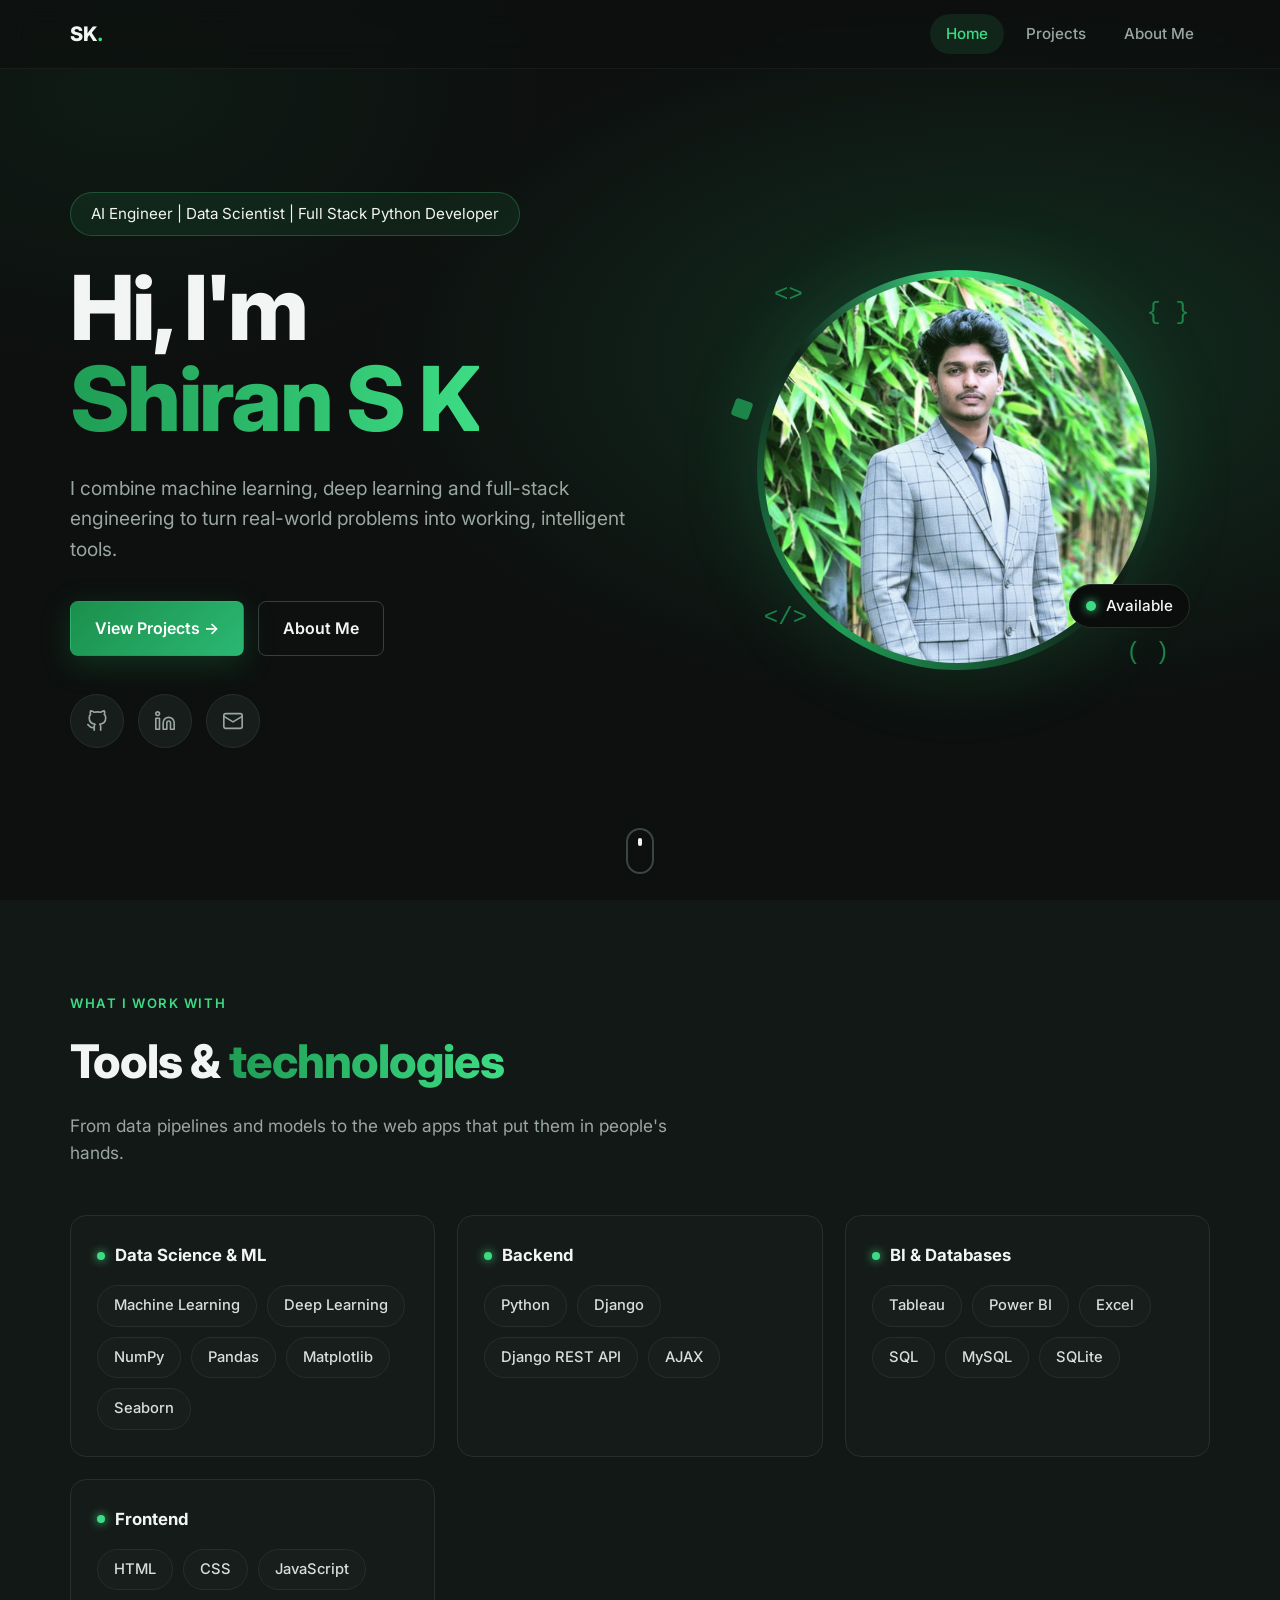
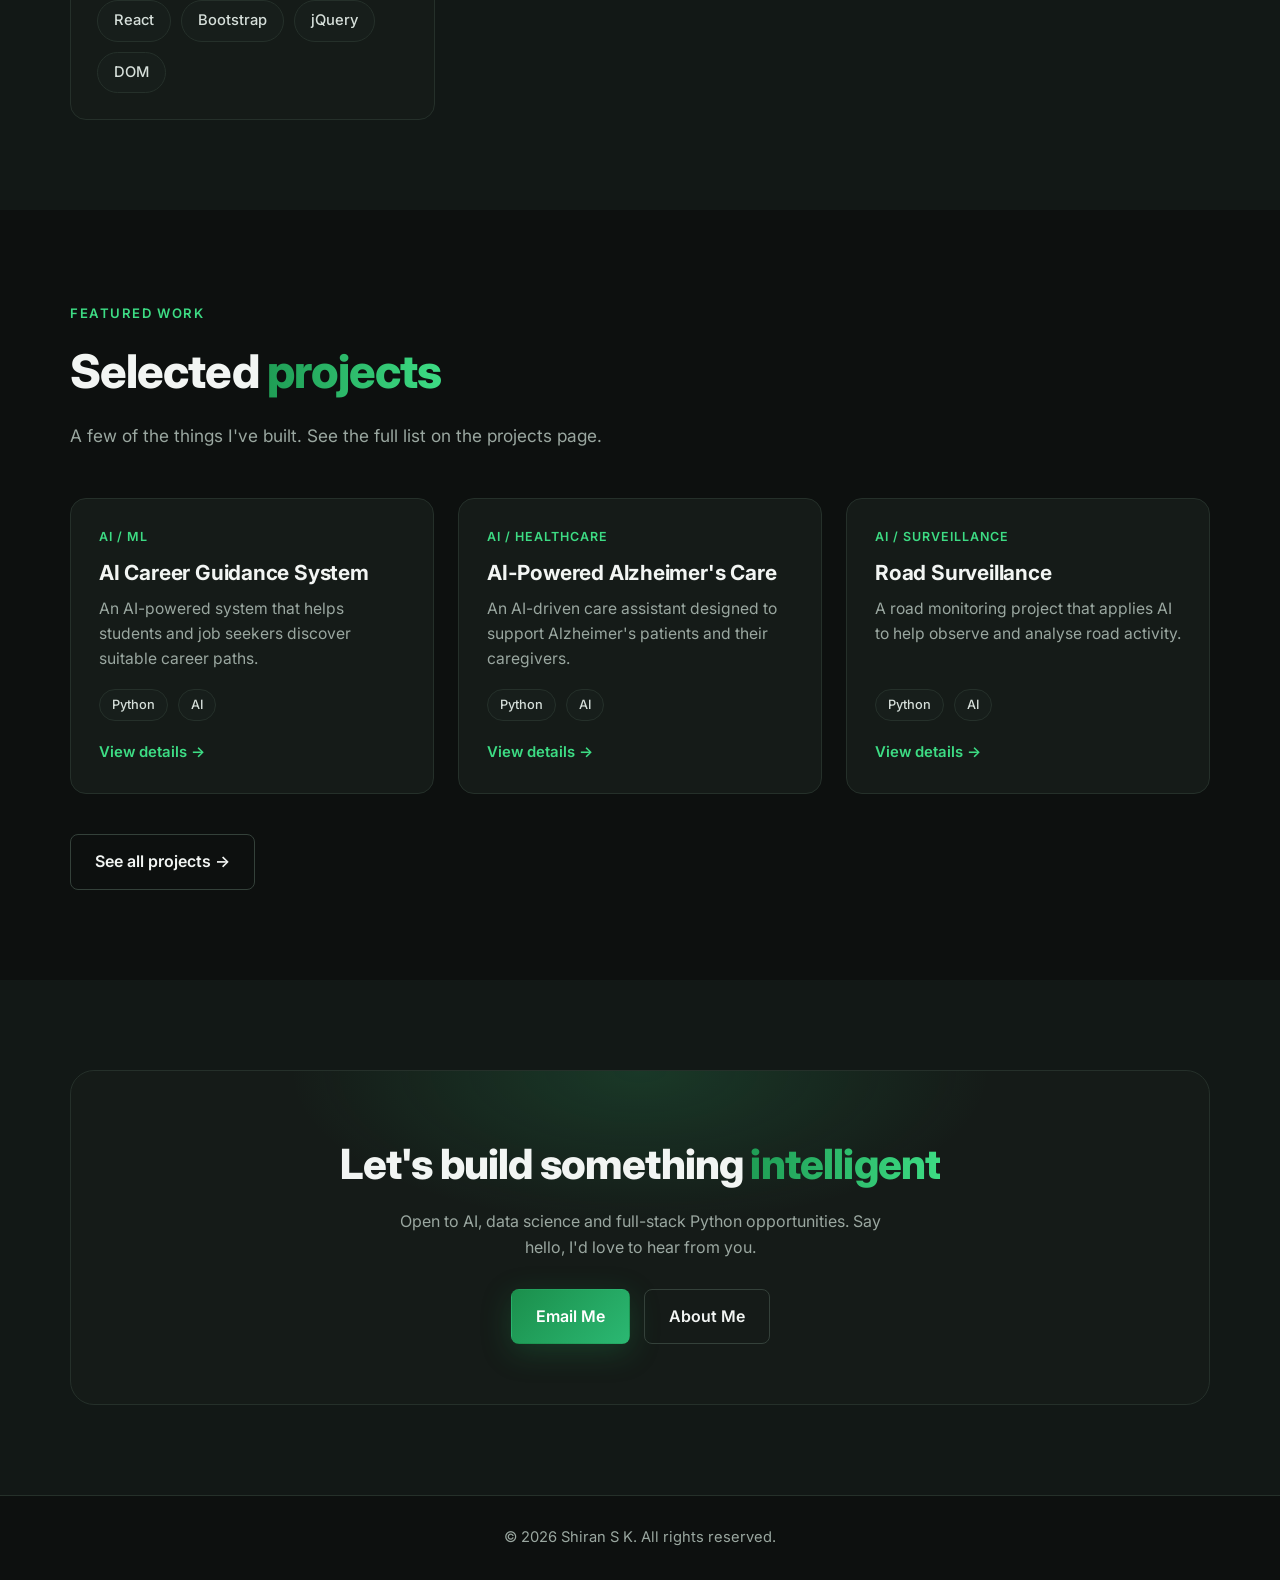
<file: index.html>
<!DOCTYPE html>
<html lang="en">
<head>
  <meta charset="UTF-8" />
  <meta name="viewport" content="width=device-width, initial-scale=1" />
  <title>Shiran S K | AI Engineer & Data Scientist</title>
  <meta name="description" content="Portfolio of Shiran S K, AI Engineer, Data Scientist and Full Stack Python Developer." />
  <link rel="preconnect" href="https://fonts.googleapis.com" />
  <link rel="preconnect" href="https://fonts.gstatic.com" crossorigin />
  <link href="https://fonts.googleapis.com/css2?family=Inter:wght@400;500;600;700;800&display=swap" rel="stylesheet" />
  <link rel="stylesheet" href="style.css" />
</head>
<body>

  <!-- NAV -->
  <header class="nav">
    <div class="container nav-inner">
      <a href="#" class="brand">SK<span>.</span></a>
      <button class="nav-toggle" aria-label="Menu">&#9776;</button>
      <nav class="nav-links">
        <a href="index.html" class="active">Home</a>
        <a href="projects.html">Projects</a>
        <a href="about.html">About Me</a>
      </nav>
    </div>
  </header>

  <!-- HERO -->
  <section class="hero">
    <div class="container hero-grid">
      <div>
        <span class="pill">AI Engineer | Data Scientist | Full Stack Python Developer</span>
        <h1>Hi, I'm<br /><span class="grad">Shiran S K</span></h1>
        <p class="lead">
          I combine machine learning, deep learning and full-stack engineering to turn
          real-world problems into working, intelligent tools.
        </p>
        <div class="hero-btns">
          <a href="projects.html" class="btn btn-primary">View Projects &rarr;</a>
          <a href="about.html" class="btn btn-outline">About Me</a>
        </div>
        <div class="socials">
          <!-- TODO: replace YOUR-USERNAME with your GitHub username -->
          <a href="https://github.com/Shiransk55" target="_blank" rel="noopener" aria-label="GitHub">
            <svg viewBox="0 0 24 24" fill="none" stroke="currentColor" stroke-width="1.8" stroke-linecap="round" stroke-linejoin="round"><path d="M9 19c-5 1.5-5-2.5-7-3m14 6v-3.9a3.4 3.4 0 0 0-.9-2.6c3.1-.3 6.4-1.5 6.4-7A5.4 5.4 0 0 0 20 4.8 5 5 0 0 0 19.9 1S18.7.7 16 2.5a13.4 13.4 0 0 0-7 0C6.3.7 5.1 1 5.1 1A5 5 0 0 0 5 4.8a5.4 5.4 0 0 0-1.5 3.7c0 5.4 3.3 6.6 6.4 7a3.4 3.4 0 0 0-.9 2.6V22"/></svg>
          </a>
          <a href="https://www.linkedin.com/in/shiran-s-k-8a34a0347/" target="_blank" rel="noopener" aria-label="LinkedIn">
            <svg viewBox="0 0 24 24" fill="none" stroke="currentColor" stroke-width="1.8" stroke-linecap="round" stroke-linejoin="round"><path d="M16 8a6 6 0 0 1 6 6v7h-4v-7a2 2 0 0 0-4 0v7h-4v-7a6 6 0 0 1 6-6zM2 9h4v12H2zM4 6a2 2 0 1 0 0-4 2 2 0 0 0 0 4z"/></svg>
          </a>
          <a href="mailto:shiran.official55@gmail.com" aria-label="Email">
            <svg viewBox="0 0 24 24" fill="none" stroke="currentColor" stroke-width="1.8" stroke-linecap="round" stroke-linejoin="round"><rect x="2" y="4" width="20" height="16" rx="2"/><path d="m22 7-10 6L2 7"/></svg>
          </a>
        </div>
      </div>

      <div class="photo-stage">
        <span class="float f1">&lt;&gt;</span>
        <span class="float f2">{ }</span>
        <span class="float f3">&lt;/&gt;</span>
        <span class="float f4">( )</span>
        <span class="float sq" style="top:34%;left:6%"></span>
        <div class="photo-ring">
          <div class="photo-inner">
                 <img src="profile_image.png" alt="Shiran S K" />
            <span class="photo-initials grad">SK</span>
          </div>
        </div>
        <div class="badge-available"><i></i> Available</div>
      </div>
    </div>
    <div class="scroll-hint"></div>
  </section>

  <!-- SKILLS PREVIEW -->
  <section class="alt">
    <div class="container">
      <div class="section-head reveal">
        <span class="eyebrow">What I work with</span>
        <h2 class="section-title">Tools &amp; <span class="grad">technologies</span></h2>
        <p class="section-sub">From data pipelines and models to the web apps that put them in people's hands.</p>
      </div>
      <div class="skill-groups">
        <div class="skill-card reveal">
          <h3>Data Science &amp; ML</h3>
          <div class="chips">
            <span class="chip">Machine Learning</span><span class="chip">Deep Learning</span>
            <span class="chip">NumPy</span><span class="chip">Pandas</span>
            <span class="chip">Matplotlib</span><span class="chip">Seaborn</span>
          </div>
        </div>
        <div class="skill-card reveal">
          <h3>Backend</h3>
          <div class="chips">
            <span class="chip">Python</span><span class="chip">Django</span>
            <span class="chip">Django REST API</span><span class="chip">AJAX</span>
          </div>
        </div>
        <div class="skill-card reveal">
          <h3>BI &amp; Databases</h3>
          <div class="chips">
            <span class="chip">Tableau</span><span class="chip">Power BI</span><span class="chip">Excel</span>
            <span class="chip">SQL</span><span class="chip">MySQL</span><span class="chip">SQLite</span>
          </div>
        </div>
        <div class="skill-card reveal">
          <h3>Frontend</h3>
          <div class="chips">
            <span class="chip">HTML</span><span class="chip">CSS</span><span class="chip">JavaScript</span>
            <span class="chip">React</span><span class="chip">Bootstrap</span><span class="chip">jQuery</span><span class="chip">DOM</span>
          </div>
        </div>
      </div>
    </div>
  </section>

  <!-- FEATURED PROJECTS -->
  <section>
    <div class="container">
      <div class="section-head reveal">
        <span class="eyebrow">Featured work</span>
        <h2 class="section-title">Selected <span class="grad">projects</span></h2>
        <p class="section-sub">A few of the things I've built. See the full list on the projects page.</p>
      </div>
      <div class="projects-grid">
        <article class="project reveal">
          <div class="tag-cat">AI / ML</div>
          <h3>AI Career Guidance System</h3>
          <p>An AI-powered system that helps students and job seekers discover suitable career paths.</p>
          <div class="chips"><span class="chip">Python</span><span class="chip">AI</span></div>
          <div class="project-links"><a href="projects.html">View details &rarr;</a></div>
        </article>
        <article class="project reveal">
          <div class="tag-cat">AI / Healthcare</div>
          <h3>AI-Powered Alzheimer's Care</h3>
          <p>An AI-driven care assistant designed to support Alzheimer's patients and their caregivers.</p>
          <div class="chips"><span class="chip">Python</span><span class="chip">AI</span></div>
          <div class="project-links"><a href="projects.html">View details &rarr;</a></div>
        </article>
        <article class="project reveal">
          <div class="tag-cat">AI / Surveillance</div>
          <h3>Road Surveillance</h3>
          <p>A road monitoring project that applies AI to help observe and analyse road activity.</p>
          <div class="chips"><span class="chip">Python</span><span class="chip">AI</span></div>
          <div class="project-links"><a href="projects.html">View details &rarr;</a></div>
        </article>
      </div>
      <div class="hero-btns reveal" style="margin:40px 0 0">
        <a href="projects.html" class="btn btn-outline">See all projects &rarr;</a>
      </div>
    </div>
  </section>

  <!-- CTA -->
  <section class="alt">
    <div class="container">
      <div class="cta reveal">
        <h2>Let's build something <span class="grad">intelligent</span></h2>
        <p>Open to AI, data science and full-stack Python opportunities. Say hello, I'd love to hear from you.</p>
        <div class="hero-btns">
          <a href="mailto:shiran.official55@gmail.com" class="btn btn-primary">Email Me</a>
          <a href="about.html" class="btn btn-outline">About Me</a>
        </div>
      </div>
    </div>
  </section>

  <footer>
    <div class="container">&copy; <span id="year"></span> Shiran S K. All rights reserved.</div>
  </footer>

  <script src="script.js"></script>
</body>
</html>
</file>
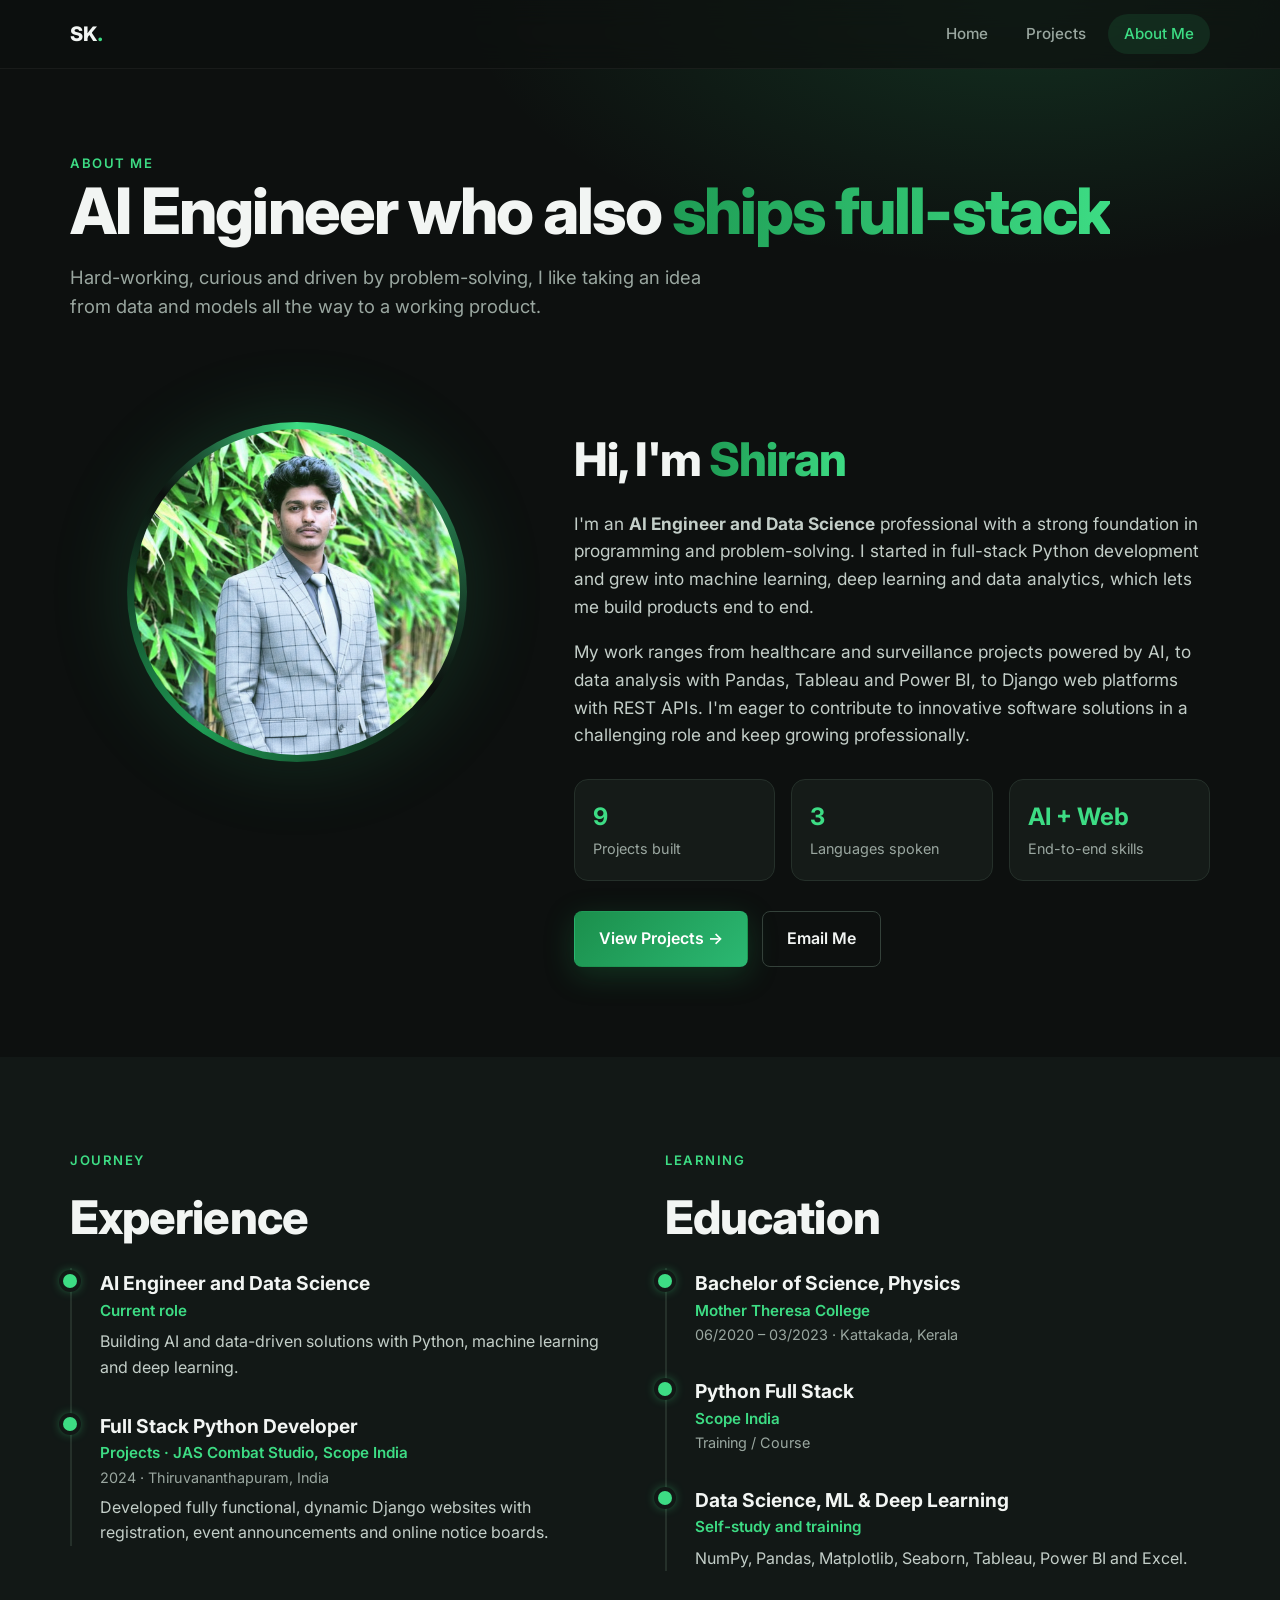
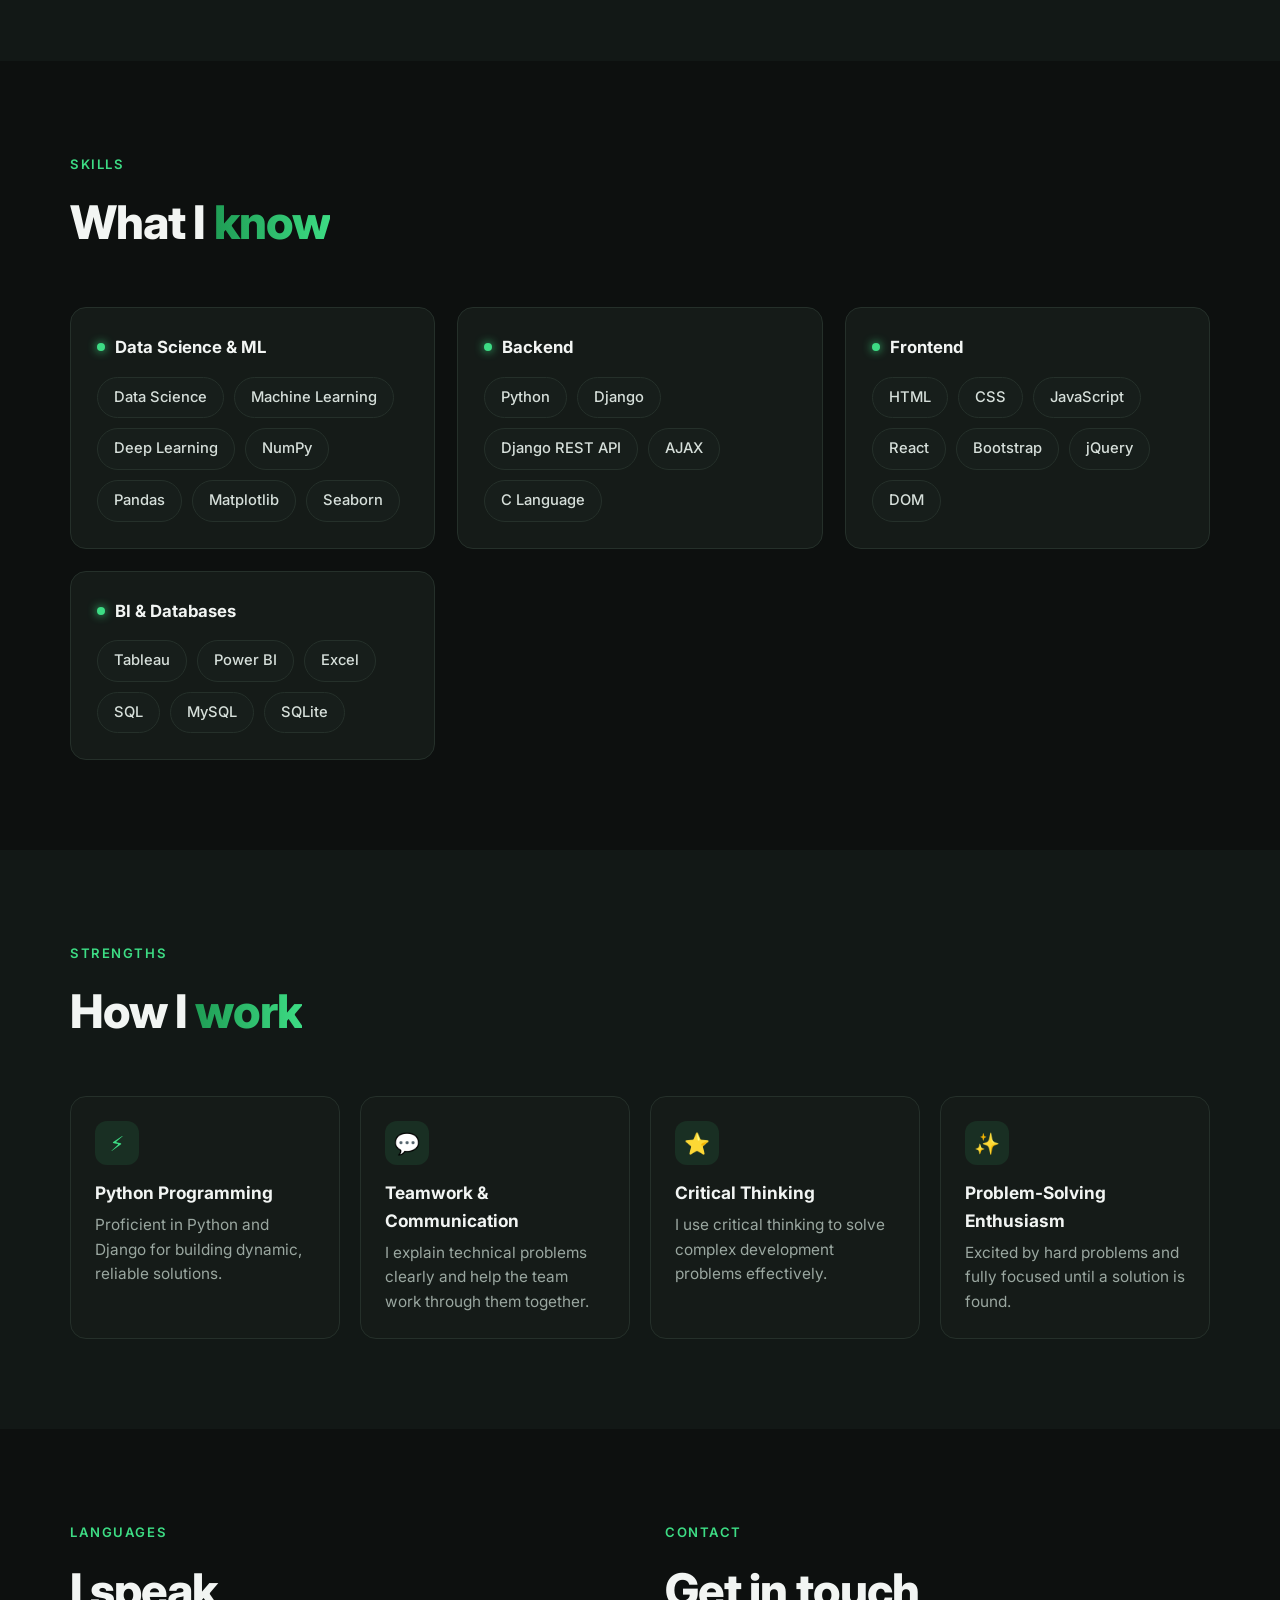
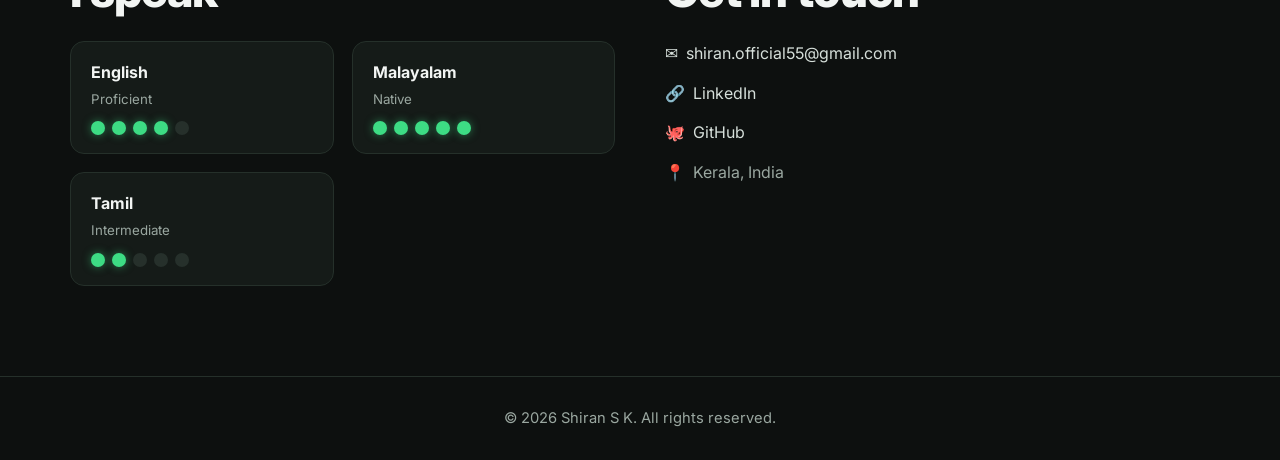
<file: about.html>
<!DOCTYPE html>
<html lang="en">
<head>
  <meta charset="UTF-8" />
  <meta name="viewport" content="width=device-width, initial-scale=1" />
  <title>About Me | Shiran S K</title>
  <meta name="description" content="About Shiran S K, AI Engineer, Data Scientist and Full Stack Python Developer." />
  <link rel="preconnect" href="https://fonts.googleapis.com" />
  <link rel="preconnect" href="https://fonts.gstatic.com" crossorigin />
  <link href="https://fonts.googleapis.com/css2?family=Inter:wght@400;500;600;700;800&display=swap" rel="stylesheet" />
  <link rel="stylesheet" href="style.css" />
</head>
<body>

  <header class="nav">
    <div class="container nav-inner">
      <a href="#" class="brand">SK<span>.</span></a>
      <button class="nav-toggle" aria-label="Menu">&#9776;</button>
      <nav class="nav-links">
        <a href="index.html">Home</a>
        <a href="projects.html">Projects</a>
        <a href="about.html" class="active">About Me</a>
      </nav>
    </div>
  </header>

  <section class="page-hero">
    <div class="container">
      <span class="eyebrow">About Me</span>
      <h1>AI Engineer who also <span class="grad">ships full-stack</span></h1>
      <p>Hard-working, curious and driven by problem-solving, I like taking an idea from data and models all the way to a working product.</p>
    </div>
  </section>

  <!-- INTRO -->
  <section style="padding-top:50px">
    <div class="container about-grid">
      <div class="about-photo reveal">
        <div class="photo-ring">
          <div class="photo-inner">
                 <img src="profile_image.png" alt="Shiran S K" />
            <span class="photo-initials grad">SK</span>
          </div>
        </div>
      </div>
      <div class="about-text reveal">
        <h2 class="section-title" style="margin-top:0">Hi, I'm <span class="grad">Shiran</span></h2>
        <p>
          I'm an <strong>AI Engineer and Data Science</strong> professional with a strong foundation in
          programming and problem-solving. I started in full-stack Python development and grew into machine
          learning, deep learning and data analytics, which lets me build products end to end.
        </p>
        <p>
          My work ranges from healthcare and surveillance projects powered by AI, to data analysis with
          Pandas, Tableau and Power BI, to Django web platforms with REST APIs. I'm eager to contribute to
          innovative software solutions in a challenging role and keep growing professionally.
        </p>
        <div class="facts">
          <div class="fact"><b>9</b><span>Projects built</span></div>
          <div class="fact"><b>3</b><span>Languages spoken</span></div>
          <div class="fact"><b>AI + Web</b><span>End-to-end skills</span></div>
        </div>
        <div class="hero-btns" style="margin:30px 0 0">
          <a href="projects.html" class="btn btn-primary">View Projects &rarr;</a>
          <a href="mailto:shiran.official55@gmail.com" class="btn btn-outline">Email Me</a>
        </div>
      </div>
    </div>
  </section>

  <!-- EXPERIENCE + EDUCATION -->
  <section class="alt">
    <div class="container about-grid" style="grid-template-columns:1fr 1fr">
      <div class="reveal">
        <span class="eyebrow">Journey</span>
        <h2 class="section-title">Experience</h2>
        <div class="timeline">
          <div class="t-item">
            <h3>AI Engineer and Data Science</h3>
            <div class="where">Current role</div>
            <!-- TODO: add company name and start date if you want them shown -->
            <p>Building AI and data-driven solutions with Python, machine learning and deep learning.</p>
          </div>
          <div class="t-item">
            <h3>Full Stack Python Developer</h3>
            <div class="where">Projects &middot; JAS Combat Studio, Scope India</div>
            <div class="when">2024 &middot; Thiruvananthapuram, India</div>
            <p>Developed fully functional, dynamic Django websites with registration, event announcements and online notice boards.</p>
          </div>
        </div>
      </div>
      <div class="reveal">
        <span class="eyebrow">Learning</span>
        <h2 class="section-title">Education</h2>
        <div class="timeline">
          <div class="t-item">
            <h3>Bachelor of Science, Physics</h3>
            <div class="where">Mother Theresa College</div>
            <div class="when">06/2020 &ndash; 03/2023 &middot; Kattakada, Kerala</div>
          </div>
          <div class="t-item">
            <h3>Python Full Stack</h3>
            <div class="where">Scope India</div>
            <div class="when">Training / Course</div>
          </div>
          <div class="t-item">
            <h3>Data Science, ML &amp; Deep Learning</h3>
            <div class="where">Self-study and training</div>
            <p>NumPy, Pandas, Matplotlib, Seaborn, Tableau, Power BI and Excel.</p>
          </div>
        </div>
      </div>
    </div>
  </section>

  <!-- SKILLS -->
  <section>
    <div class="container">
      <div class="section-head reveal">
        <span class="eyebrow">Skills</span>
        <h2 class="section-title">What I <span class="grad">know</span></h2>
      </div>
      <div class="skill-groups">
        <div class="skill-card reveal">
          <h3>Data Science &amp; ML</h3>
          <div class="chips">
            <span class="chip">Data Science</span><span class="chip">Machine Learning</span><span class="chip">Deep Learning</span>
            <span class="chip">NumPy</span><span class="chip">Pandas</span><span class="chip">Matplotlib</span><span class="chip">Seaborn</span>
          </div>
        </div>
        <div class="skill-card reveal">
          <h3>Backend</h3>
          <div class="chips">
            <span class="chip">Python</span><span class="chip">Django</span><span class="chip">Django REST API</span><span class="chip">AJAX</span><span class="chip">C Language</span>
          </div>
        </div>
        <div class="skill-card reveal">
          <h3>Frontend</h3>
          <div class="chips">
            <span class="chip">HTML</span><span class="chip">CSS</span><span class="chip">JavaScript</span>
            <span class="chip">React</span><span class="chip">Bootstrap</span><span class="chip">jQuery</span><span class="chip">DOM</span>
          </div>
        </div>
        <div class="skill-card reveal">
          <h3>BI &amp; Databases</h3>
          <div class="chips">
            <span class="chip">Tableau</span><span class="chip">Power BI</span><span class="chip">Excel</span>
            <span class="chip">SQL</span><span class="chip">MySQL</span><span class="chip">SQLite</span>
          </div>
        </div>
      </div>
    </div>
  </section>

  <!-- STRENGTHS -->
  <section class="alt">
    <div class="container">
      <div class="section-head reveal">
        <span class="eyebrow">Strengths</span>
        <h2 class="section-title">How I <span class="grad">work</span></h2>
      </div>
      <div class="strengths">
        <div class="strength reveal">
          <div class="ico">&#9889;</div>
          <h3>Python Programming</h3>
          <p>Proficient in Python and Django for building dynamic, reliable solutions.</p>
        </div>
        <div class="strength reveal">
          <div class="ico">&#128172;</div>
          <h3>Teamwork &amp; Communication</h3>
          <p>I explain technical problems clearly and help the team work through them together.</p>
        </div>
        <div class="strength reveal">
          <div class="ico">&#11088;</div>
          <h3>Critical Thinking</h3>
          <p>I use critical thinking to solve complex development problems effectively.</p>
        </div>
        <div class="strength reveal">
          <div class="ico">&#10024;</div>
          <h3>Problem-Solving Enthusiasm</h3>
          <p>Excited by hard problems and fully focused until a solution is found.</p>
        </div>
      </div>
    </div>
  </section>

  <!-- LANGUAGES + CONTACT -->
  <section>
    <div class="container about-grid" style="grid-template-columns:1fr 1fr">
      <div class="reveal">
        <span class="eyebrow">Languages</span>
        <h2 class="section-title">I speak</h2>
        <div class="languages">
          <div class="lang"><b>English</b><small>Proficient</small>
            <div class="dots"><i class="on"></i><i class="on"></i><i class="on"></i><i class="on"></i><i></i></div></div>
          <div class="lang"><b>Malayalam</b><small>Native</small>
            <div class="dots"><i class="on"></i><i class="on"></i><i class="on"></i><i class="on"></i><i class="on"></i></div></div>
          <div class="lang"><b>Tamil</b><small>Intermediate</small>
            <div class="dots"><i class="on"></i><i class="on"></i><i></i><i></i><i></i></div></div>
        </div>
      </div>
      <div class="reveal">
        <span class="eyebrow">Contact</span>
        <h2 class="section-title">Get in touch</h2>
        <div class="contact-list">
          <a href="mailto:shiran.official55@gmail.com">&#9993;&nbsp; shiran.official55@gmail.com</a>
          <a href="https://www.linkedin.com/in/shiran-s-k-8a34a0347/" target="_blank" rel="noopener">&#128279;&nbsp; LinkedIn</a>
          <a href="https://github.com/Shiransk55" target="_blank" rel="noopener">&#128025;&nbsp; GitHub</a>
          <span style="color:var(--muted)">&#128205;&nbsp; Kerala, India</span>
        </div>
      </div>
    </div>
  </section>

  <footer>
    <div class="container">&copy; <span id="year"></span> Shiran S K. All rights reserved.</div>
  </footer>

  <script src="script.js"></script>
</body>
</html>
</file>
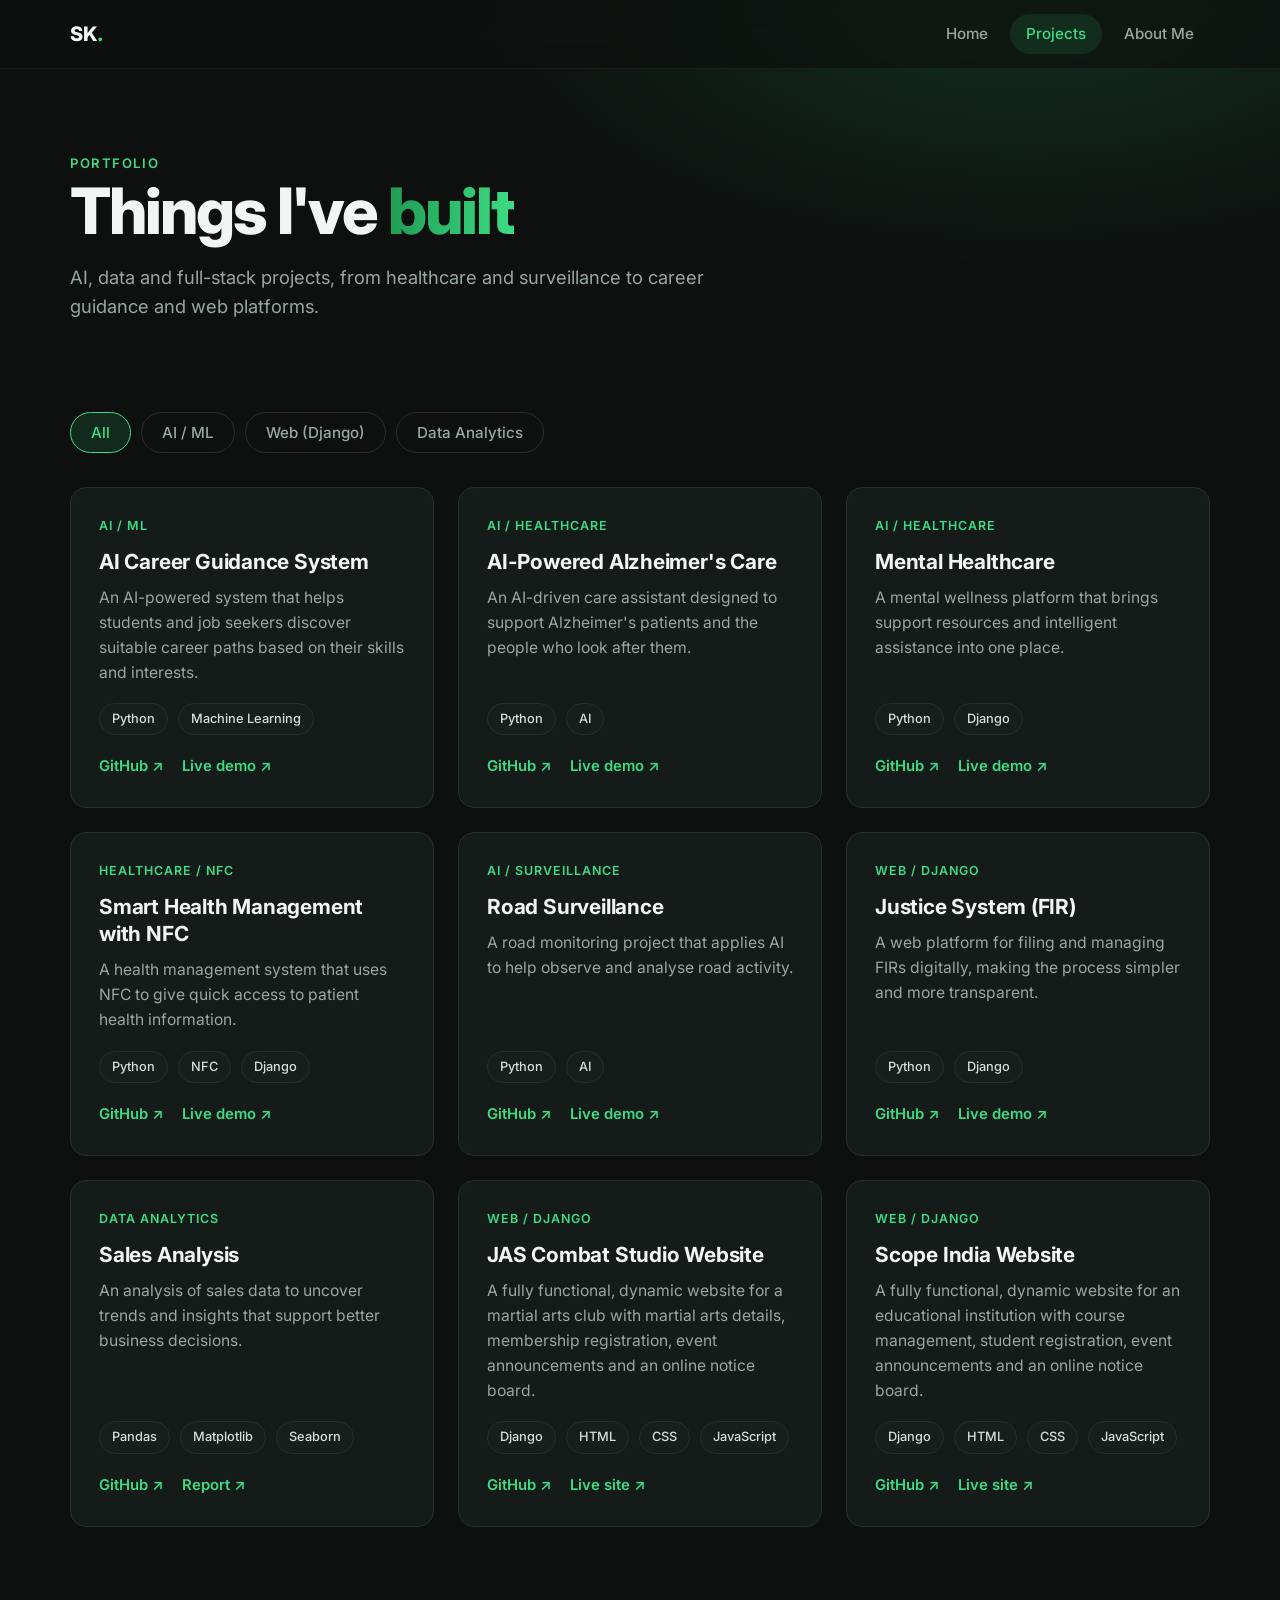
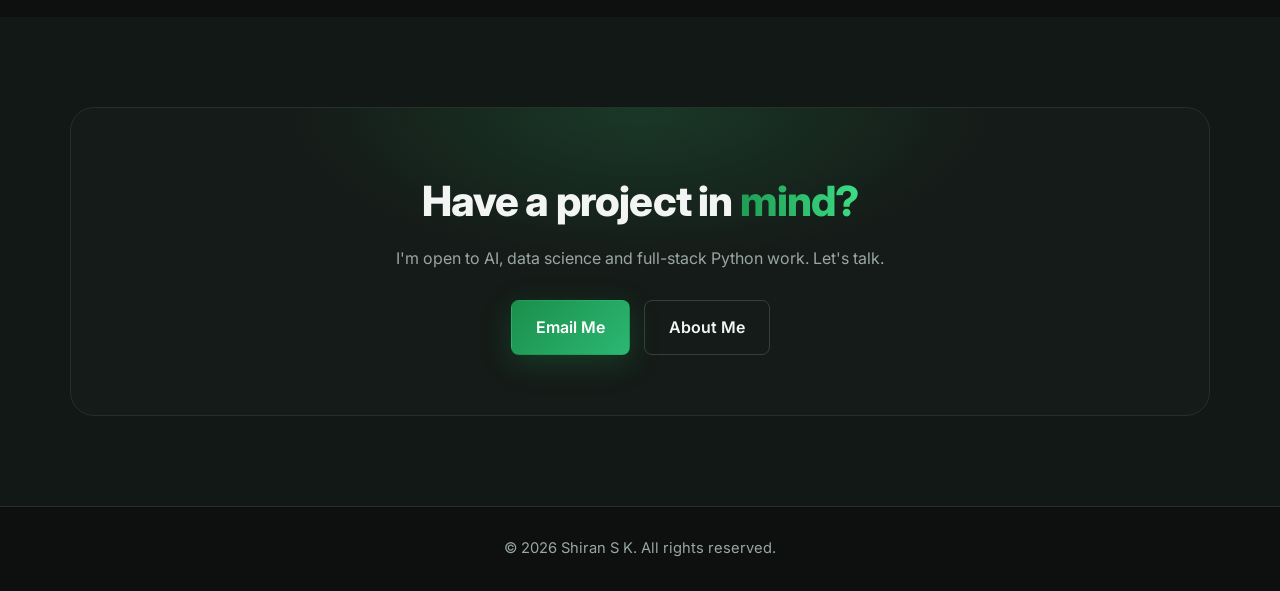
<file: projects.html>
<!DOCTYPE html>
<html lang="en">
<head>
  <meta charset="UTF-8" />
  <meta name="viewport" content="width=device-width, initial-scale=1" />
  <title>Projects | Shiran S K</title>
  <meta name="description" content="AI, data science and full-stack projects by Shiran S K." />
  <link rel="preconnect" href="https://fonts.googleapis.com" />
  <link rel="preconnect" href="https://fonts.gstatic.com" crossorigin />
  <link href="https://fonts.googleapis.com/css2?family=Inter:wght@400;500;600;700;800&display=swap" rel="stylesheet" />
  <link rel="stylesheet" href="style.css" />
</head>
<body>

  <header class="nav">
    <div class="container nav-inner">
      <a href="#" class="brand">SK<span>.</span></a>
      <button class="nav-toggle" aria-label="Menu">&#9776;</button>
      <nav class="nav-links">
        <a href="index.html">Home</a>
        <a href="projects.html" class="active">Projects</a>
        <a href="about.html">About Me</a>
      </nav>
    </div>
  </header>

  <section class="page-hero">
    <div class="container">
      <span class="eyebrow">Portfolio</span>
      <h1>Things I've <span class="grad">built</span></h1>
      <p>AI, data and full-stack projects, from healthcare and surveillance to career guidance and web platforms.</p>
    </div>
  </section>

  <section style="padding-top:40px">
    <div class="container">

      <div class="filters">
        <button class="filter-btn active" data-filter="all">All</button>
        <button class="filter-btn" data-filter="ai">AI / ML</button>
        <button class="filter-btn" data-filter="web">Web (Django)</button>
        <button class="filter-btn" data-filter="data">Data Analytics</button>
      </div>

      <!--
        TODO: These descriptions are based on project names only. Edit the text, tech chips
        and links so they match what each project really does.
        Replace href="#" with your GitHub repo or live demo URLs.
      -->
      <div class="projects-grid">

        <article class="project reveal" data-cat="ai">
          <div class="tag-cat">AI / ML</div>
          <h3>AI Career Guidance System</h3>
          <p>An AI-powered system that helps students and job seekers discover suitable career paths based on their skills and interests.</p>
          <div class="chips"><span class="chip">Python</span><span class="chip">Machine Learning</span></div>
          <div class="project-links"><a href="#">GitHub &#8599;</a><a href="#">Live demo &#8599;</a></div>
        </article>

        <article class="project reveal" data-cat="ai">
          <div class="tag-cat">AI / Healthcare</div>
          <h3>AI-Powered Alzheimer's Care</h3>
          <p>An AI-driven care assistant designed to support Alzheimer's patients and the people who look after them.</p>
          <div class="chips"><span class="chip">Python</span><span class="chip">AI</span></div>
          <div class="project-links"><a href="#">GitHub &#8599;</a><a href="#">Live demo &#8599;</a></div>
        </article>

        <article class="project reveal" data-cat="ai web">
          <div class="tag-cat">AI / Healthcare</div>
          <h3>Mental Healthcare</h3>
          <p>A mental wellness platform that brings support resources and intelligent assistance into one place.</p>
          <div class="chips"><span class="chip">Python</span><span class="chip">Django</span></div>
          <div class="project-links"><a href="#">GitHub &#8599;</a><a href="#">Live demo &#8599;</a></div>
        </article>

        <article class="project reveal" data-cat="ai web">
          <div class="tag-cat">Healthcare / NFC</div>
          <h3>Smart Health Management with NFC</h3>
          <p>A health management system that uses NFC to give quick access to patient health information.</p>
          <div class="chips"><span class="chip">Python</span><span class="chip">NFC</span><span class="chip">Django</span></div>
          <div class="project-links"><a href="#">GitHub &#8599;</a><a href="#">Live demo &#8599;</a></div>
        </article>

        <article class="project reveal" data-cat="ai">
          <div class="tag-cat">AI / Surveillance</div>
          <h3>Road Surveillance</h3>
          <p>A road monitoring project that applies AI to help observe and analyse road activity.</p>
          <div class="chips"><span class="chip">Python</span><span class="chip">AI</span></div>
          <div class="project-links"><a href="#">GitHub &#8599;</a><a href="#">Live demo &#8599;</a></div>
        </article>

        <article class="project reveal" data-cat="web">
          <div class="tag-cat">Web / Django</div>
          <h3>Justice System (FIR)</h3>
          <p>A web platform for filing and managing FIRs digitally, making the process simpler and more transparent.</p>
          <div class="chips"><span class="chip">Python</span><span class="chip">Django</span></div>
          <div class="project-links"><a href="#">GitHub &#8599;</a><a href="#">Live demo &#8599;</a></div>
        </article>

        <article class="project reveal" data-cat="data">
          <div class="tag-cat">Data Analytics</div>
          <h3>Sales Analysis</h3>
          <p>An analysis of sales data to uncover trends and insights that support better business decisions.</p>
          <div class="chips"><span class="chip">Pandas</span><span class="chip">Matplotlib</span><span class="chip">Seaborn</span></div>
          <div class="project-links"><a href="#">GitHub &#8599;</a><a href="#">Report &#8599;</a></div>
        </article>

        <article class="project reveal" data-cat="web">
          <div class="tag-cat">Web / Django</div>
          <h3>JAS Combat Studio Website</h3>
          <p>A fully functional, dynamic website for a martial arts club with martial arts details, membership registration, event announcements and an online notice board.</p>
          <div class="chips"><span class="chip">Django</span><span class="chip">HTML</span><span class="chip">CSS</span><span class="chip">JavaScript</span></div>
          <div class="project-links"><a href="#">GitHub &#8599;</a><a href="#">Live site &#8599;</a></div>
        </article>

        <article class="project reveal" data-cat="web">
          <div class="tag-cat">Web / Django</div>
          <h3>Scope India Website</h3>
          <p>A fully functional, dynamic website for an educational institution with course management, student registration, event announcements and an online notice board.</p>
          <div class="chips"><span class="chip">Django</span><span class="chip">HTML</span><span class="chip">CSS</span><span class="chip">JavaScript</span></div>
          <div class="project-links"><a href="#">GitHub &#8599;</a><a href="#">Live site &#8599;</a></div>
        </article>

      </div>
    </div>
  </section>

  <section class="alt">
    <div class="container">
      <div class="cta reveal">
        <h2>Have a project in <span class="grad">mind?</span></h2>
        <p>I'm open to AI, data science and full-stack Python work. Let's talk.</p>
        <div class="hero-btns">
          <a href="mailto:shiran.official55@gmail.com" class="btn btn-primary">Email Me</a>
          <a href="about.html" class="btn btn-outline">About Me</a>
        </div>
      </div>
    </div>
  </section>

  <footer>
    <div class="container">&copy; <span id="year"></span> Shiran S K. All rights reserved.</div>
  </footer>

  <script src="script.js"></script>
</body>
</html>
</file>
<file: style.css>
/* ===== Shiran S K — Portfolio styles ===== */
:root {
  --bg: #0d100f;
  --bg-2: #121816;
  --card: #151b18;
  --line: #25302a;
  --text: #f2f5f3;
  --muted: #9aa7a0;
  --g1: #1f9d55;
  --g2: #3ddc84;
  --glow: rgba(45, 190, 110, 0.18);
  --radius: 16px;
}

* { box-sizing: border-box; margin: 0; padding: 0; }
html { scroll-behavior: smooth; }
body {
  font-family: "Inter", system-ui, -apple-system, "Segoe UI", Roboto, sans-serif;
  background: var(--bg);
  color: var(--text);
  line-height: 1.6;
  -webkit-font-smoothing: antialiased;
  overflow-x: hidden;
}
a { color: inherit; text-decoration: none; }
img { max-width: 100%; display: block; }
ul { list-style: none; }

.container { width: min(1140px, 100% - 40px); margin-inline: auto; }
.grad {
  background: linear-gradient(90deg, var(--g1), var(--g2));
  -webkit-background-clip: text;
  background-clip: text;
  color: transparent;
}

/* ===== Navigation ===== */
.nav {
  position: fixed; inset: 0 0 auto 0; z-index: 50;
  backdrop-filter: blur(14px);
  background: rgba(13, 16, 15, 0.7);
  border-bottom: 1px solid rgba(255, 255, 255, 0.05);
}
.nav-inner { display: flex; align-items: center; justify-content: space-between; height: 68px; }
.brand { font-weight: 800; font-size: 1.25rem; letter-spacing: -0.02em; }
.brand span { color: var(--g2); }
.nav-links { display: flex; gap: 6px; }
.nav-links a {
  padding: 8px 16px; border-radius: 999px; color: var(--muted);
  font-size: 0.95rem; font-weight: 500; transition: 0.2s;
}
.nav-links a:hover { color: var(--text); background: rgba(255, 255, 255, 0.05); }
.nav-links a.active { color: var(--g2); background: rgba(61, 220, 132, 0.1); }
.nav-toggle {
  display: none; background: none; border: 1px solid var(--line);
  color: var(--text); width: 42px; height: 42px; border-radius: 10px;
  font-size: 1.2rem; cursor: pointer;
}

/* ===== Buttons ===== */
.btn {
  display: inline-flex; align-items: center; gap: 10px;
  padding: 14px 24px; border-radius: 8px; font-weight: 600; font-size: 1rem;
  border: 1px solid transparent; cursor: pointer; transition: 0.25s; font-family: inherit;
}
.btn-primary { background: linear-gradient(135deg, #1b8f4c, #2bb872); color: #fff; box-shadow: 0 8px 30px rgba(31, 157, 85, 0.25); }
.btn-primary:hover { transform: translateY(-2px); box-shadow: 0 12px 36px rgba(31, 157, 85, 0.4); }
.btn-outline { background: transparent; border-color: #34413a; color: var(--text); }
.btn-outline:hover { border-color: var(--g2); color: var(--g2); transform: translateY(-2px); }

.socials { display: flex; gap: 14px; }
.socials a {
  width: 54px; height: 54px; border-radius: 50%;
  display: grid; place-items: center;
  background: #171d1a; border: 1px solid var(--line); color: var(--muted); transition: 0.25s;
}
.socials a:hover { color: var(--g2); border-color: var(--g2); transform: translateY(-3px); }
.socials svg { width: 22px; height: 22px; }

/* ===== Hero ===== */
.hero {
  min-height: 100vh; position: relative; display: flex; align-items: center;
  padding: 110px 0 70px;
  background:
    radial-gradient(900px 500px at 78% 40%, var(--glow), transparent 70%),
    radial-gradient(600px 400px at 10% 10%, rgba(31, 157, 85, 0.08), transparent 70%),
    var(--bg);
}
.hero-grid { display: grid; grid-template-columns: 1.15fr 1fr; gap: 50px; align-items: center; }
.pill {
  display: inline-block; padding: 9px 20px; border-radius: 999px;
  background: rgba(61, 220, 132, 0.08); border: 1px solid rgba(61, 220, 132, 0.25);
  font-size: 0.95rem; margin-bottom: 26px;
}
.hero h1 { font-size: clamp(3rem, 7.5vw, 5.6rem); line-height: 1.02; letter-spacing: -0.03em; font-weight: 800; }
.hero p.lead { margin: 28px 0 36px; max-width: 560px; font-size: 1.2rem; color: var(--muted); }
.hero-btns { display: flex; flex-wrap: wrap; gap: 14px; margin-bottom: 38px; }

/* Photo ring */
.photo-stage { position: relative; display: grid; place-items: center; min-height: 440px; }
.photo-ring {
  position: relative; width: min(400px, 78vw); aspect-ratio: 1; border-radius: 50%;
  padding: 7px;
  background: conic-gradient(from 0deg, var(--g2), transparent 35%, var(--g1) 60%, transparent 85%, var(--g2));
  animation: spin 14s linear infinite;
  box-shadow: 0 0 80px var(--glow);
}
.photo-inner {
  width: 100%; height: 100%; border-radius: 50%; overflow: hidden;
  background: radial-gradient(circle at 35% 30%, #1d2a24, #0c110f);
  display: grid; place-items: center;
  animation: spin 14s linear infinite reverse;
}
.photo-inner img { width: 100%; height: 100%; object-fit: cover; }
.photo-initials { font-size: 6rem; font-weight: 800; letter-spacing: -0.04em; }
.badge-available {
  position: absolute; right: 4%; bottom: 14%;
  display: flex; align-items: center; gap: 10px;
  background: #0a0d0c; border: 1px solid var(--line);
  padding: 9px 16px; border-radius: 999px; font-size: 0.95rem; font-weight: 500;
}
.badge-available i { width: 10px; height: 10px; border-radius: 50%; background: var(--g2); box-shadow: 0 0 10px var(--g2); }
.float { position: absolute; color: var(--g1); font-family: ui-monospace, Consolas, monospace; font-size: 1.5rem; opacity: 0.8; animation: bob 5s ease-in-out infinite; }
.float.f1 { top: 6%; left: 14%; }
.float.f2 { top: 10%; right: 4%; animation-delay: 1s; }
.float.f3 { bottom: 12%; left: 12%; animation-delay: 2s; }
.float.f4 { bottom: 4%; right: 8%; animation-delay: 3s; }
.float.sq { width: 18px; height: 18px; background: var(--g1); border-radius: 3px; font-size: 0; transform: rotate(20deg); }

.scroll-hint {
  position: absolute; bottom: 26px; left: 50%; transform: translateX(-50%);
  width: 28px; height: 46px; border: 2px solid #3a4640; border-radius: 16px;
}
.scroll-hint::after {
  content: ""; position: absolute; top: 8px; left: 50%; width: 4px; height: 8px;
  margin-left: -2px; border-radius: 2px; background: var(--text); animation: wheel 1.8s infinite;
}

@keyframes spin { to { transform: rotate(360deg); } }
@keyframes bob { 0%, 100% { transform: translateY(0); } 50% { transform: translateY(-14px); } }
@keyframes wheel { 0% { opacity: 1; transform: translateY(0); } 100% { opacity: 0; transform: translateY(14px); } }

/* ===== Sections ===== */
section { padding: 90px 0; }
.alt { background: var(--bg-2); }
.eyebrow { color: var(--g2); font-weight: 600; letter-spacing: 0.12em; text-transform: uppercase; font-size: 0.82rem; }
.section-title { font-size: clamp(2rem, 4vw, 2.9rem); font-weight: 800; letter-spacing: -0.02em; margin: 8px 0 14px; }
.section-sub { color: var(--muted); max-width: 640px; font-size: 1.08rem; }
.section-head { margin-bottom: 48px; }

/* Skill chips */
.chips { display: flex; flex-wrap: wrap; gap: 10px; }
.chip {
  padding: 8px 16px; border-radius: 999px; font-size: 0.92rem; font-weight: 500;
  background: #171e1b; border: 1px solid var(--line); color: #d6dfda; transition: 0.2s;
}
.chip:hover { border-color: var(--g2); color: var(--g2); }

.skill-groups { display: grid; grid-template-columns: repeat(auto-fit, minmax(300px, 1fr)); gap: 22px; }
.skill-card { background: var(--card); border: 1px solid var(--line); border-radius: var(--radius); padding: 26px; }
.skill-card h3 { font-size: 1.05rem; margin-bottom: 16px; display: flex; align-items: center; gap: 10px; }
.skill-card h3::before { content: ""; width: 8px; height: 8px; border-radius: 50%; background: var(--g2); box-shadow: 0 0 10px var(--g2); }

/* ===== Project cards ===== */
.filters { display: flex; flex-wrap: wrap; gap: 10px; margin-bottom: 34px; }
.filter-btn {
  padding: 10px 20px; border-radius: 999px; background: transparent; cursor: pointer;
  border: 1px solid var(--line); color: var(--muted); font-family: inherit; font-size: 0.95rem; font-weight: 500; transition: 0.2s;
}
.filter-btn:hover { color: var(--text); border-color: #3a4a41; }
.filter-btn.active { background: rgba(61, 220, 132, 0.12); border-color: var(--g2); color: var(--g2); }

.projects-grid { display: grid; grid-template-columns: repeat(auto-fill, minmax(320px, 1fr)); gap: 24px; }
.project {
  background: var(--card); border: 1px solid var(--line); border-radius: var(--radius);
  padding: 28px; display: flex; flex-direction: column; transition: 0.3s; position: relative; overflow: hidden;
}
.project::before {
  content: ""; position: absolute; inset: 0 0 auto 0; height: 3px;
  background: linear-gradient(90deg, var(--g1), var(--g2)); transform: scaleX(0); transform-origin: left; transition: 0.35s;
}
.project:hover { transform: translateY(-6px); border-color: #2f4a3b; box-shadow: 0 18px 50px rgba(0, 0, 0, 0.4); }
.project:hover::before { transform: scaleX(1); }
.project.hide { display: none; }
.tag-cat { font-size: 0.78rem; font-weight: 600; letter-spacing: 0.08em; text-transform: uppercase; color: var(--g2); margin-bottom: 12px; }
.project h3 { font-size: 1.3rem; line-height: 1.3; margin-bottom: 10px; letter-spacing: -0.01em; }
.project p { color: var(--muted); font-size: 0.98rem; flex: 1; margin-bottom: 18px; }
.project .chips { margin-bottom: 20px; }
.project .chip { font-size: 0.8rem; padding: 5px 12px; }
.project-links { display: flex; gap: 18px; font-size: 0.93rem; font-weight: 600; }
.project-links a { color: var(--g2); display: inline-flex; align-items: center; gap: 6px; }
.project-links a:hover { text-decoration: underline; }

/* ===== About page ===== */
.page-hero { padding: 150px 0 50px; background: radial-gradient(800px 380px at 80% 0%, var(--glow), transparent 70%), var(--bg); }
.page-hero h1 { font-size: clamp(2.4rem, 5.5vw, 4rem); line-height: 1.08; letter-spacing: -0.03em; font-weight: 800; }
.page-hero p { color: var(--muted); font-size: 1.15rem; max-width: 640px; margin-top: 18px; }

.about-grid { display: grid; grid-template-columns: 1fr 1.4fr; gap: 50px; align-items: start; }
.about-photo { position: sticky; top: 100px; }
.about-photo .photo-ring { width: min(340px, 100%); margin-inline: auto; }
.about-photo .photo-initials { font-size: 5rem; }
.about-text p { color: #c3cec8; font-size: 1.08rem; margin-bottom: 18px; }
.about-text h2 { margin-bottom: 14px; }
.facts { display: grid; grid-template-columns: repeat(auto-fit, minmax(160px, 1fr)); gap: 16px; margin-top: 30px; }
.fact { background: var(--card); border: 1px solid var(--line); border-radius: 14px; padding: 18px; }
.fact b { display: block; font-size: 1.5rem; color: var(--g2); }
.fact span { color: var(--muted); font-size: 0.9rem; }

.timeline { position: relative; padding-left: 28px; border-left: 2px solid var(--line); display: grid; gap: 30px; }
.t-item { position: relative; }
.t-item::before {
  content: ""; position: absolute; left: -37px; top: 6px; width: 14px; height: 14px; border-radius: 50%;
  background: var(--g2); box-shadow: 0 0 0 4px var(--bg), 0 0 12px var(--g2);
}
.alt .t-item::before { box-shadow: 0 0 0 4px var(--bg-2), 0 0 12px var(--g2); }
.t-item h3 { font-size: 1.2rem; }
.t-item .where { color: var(--g2); font-weight: 600; font-size: 0.95rem; }
.t-item .when { color: var(--muted); font-size: 0.9rem; }
.t-item p { color: #c3cec8; margin-top: 6px; }

.strengths { display: grid; grid-template-columns: repeat(auto-fit, minmax(260px, 1fr)); gap: 20px; }
.strength { background: var(--card); border: 1px solid var(--line); border-radius: var(--radius); padding: 24px; }
.strength .ico {
  width: 44px; height: 44px; border-radius: 12px; display: grid; place-items: center; margin-bottom: 14px;
  background: rgba(61, 220, 132, 0.1); color: var(--g2); font-size: 1.3rem;
}
.strength h3 { font-size: 1.08rem; margin-bottom: 6px; }
.strength p { color: var(--muted); font-size: 0.96rem; }

.languages { display: grid; grid-template-columns: repeat(auto-fit, minmax(220px, 1fr)); gap: 18px; }
.lang { background: var(--card); border: 1px solid var(--line); border-radius: 14px; padding: 18px 20px; }
.lang b { display: block; }
.lang small { color: var(--muted); }
.dots { display: flex; gap: 7px; margin-top: 10px; }
.dots i { width: 14px; height: 14px; border-radius: 50%; background: #26302b; }
.dots i.on { background: var(--g2); box-shadow: 0 0 8px rgba(61, 220, 132, 0.5); }

/* CTA + contact */
.cta {
  text-align: center; border: 1px solid var(--line); border-radius: 24px; padding: 60px 24px;
  background: radial-gradient(500px 220px at 50% 0%, var(--glow), transparent 70%), var(--card);
}
.cta h2 { font-size: clamp(1.8rem, 4vw, 2.6rem); font-weight: 800; letter-spacing: -0.02em; }
.cta p { color: var(--muted); margin: 12px auto 28px; max-width: 520px; }
.cta .hero-btns { justify-content: center; margin-bottom: 0; }
.contact-list { display: grid; gap: 14px; margin-top: 8px; }
.contact-list a { display: inline-flex; align-items: center; gap: 12px; color: #d6dfda; }
.contact-list a:hover { color: var(--g2); }

footer { border-top: 1px solid var(--line); padding: 30px 0; color: var(--muted); font-size: 0.92rem; text-align: center; }

/* ===== Scroll reveal ===== */
.reveal { opacity: 0; transform: translateY(26px); transition: 0.7s ease; }
.reveal.in { opacity: 1; transform: none; }

/* ===== Responsive ===== */
@media (max-width: 900px) {
  .hero-grid, .about-grid { grid-template-columns: 1fr; }
  .photo-stage { order: -1; min-height: 360px; }
  .about-photo { position: static; }
  .hero { padding-top: 100px; }
}
@media (max-width: 720px) {
  .nav-toggle { display: block; }
  .nav-links {
    position: absolute; top: 68px; left: 0; right: 0; flex-direction: column; padding: 14px 20px 20px;
    background: rgba(13, 16, 15, 0.97); border-bottom: 1px solid var(--line);
    display: none;
  }
  .nav-links.open { display: flex; }
  .scroll-hint { display: none; }
  section { padding: 64px 0; }
}
@media (prefers-reduced-motion: reduce) {
  *, *::before, *::after { animation: none !important; transition: none !important; }
  .reveal { opacity: 1; transform: none; }
}
</file>
